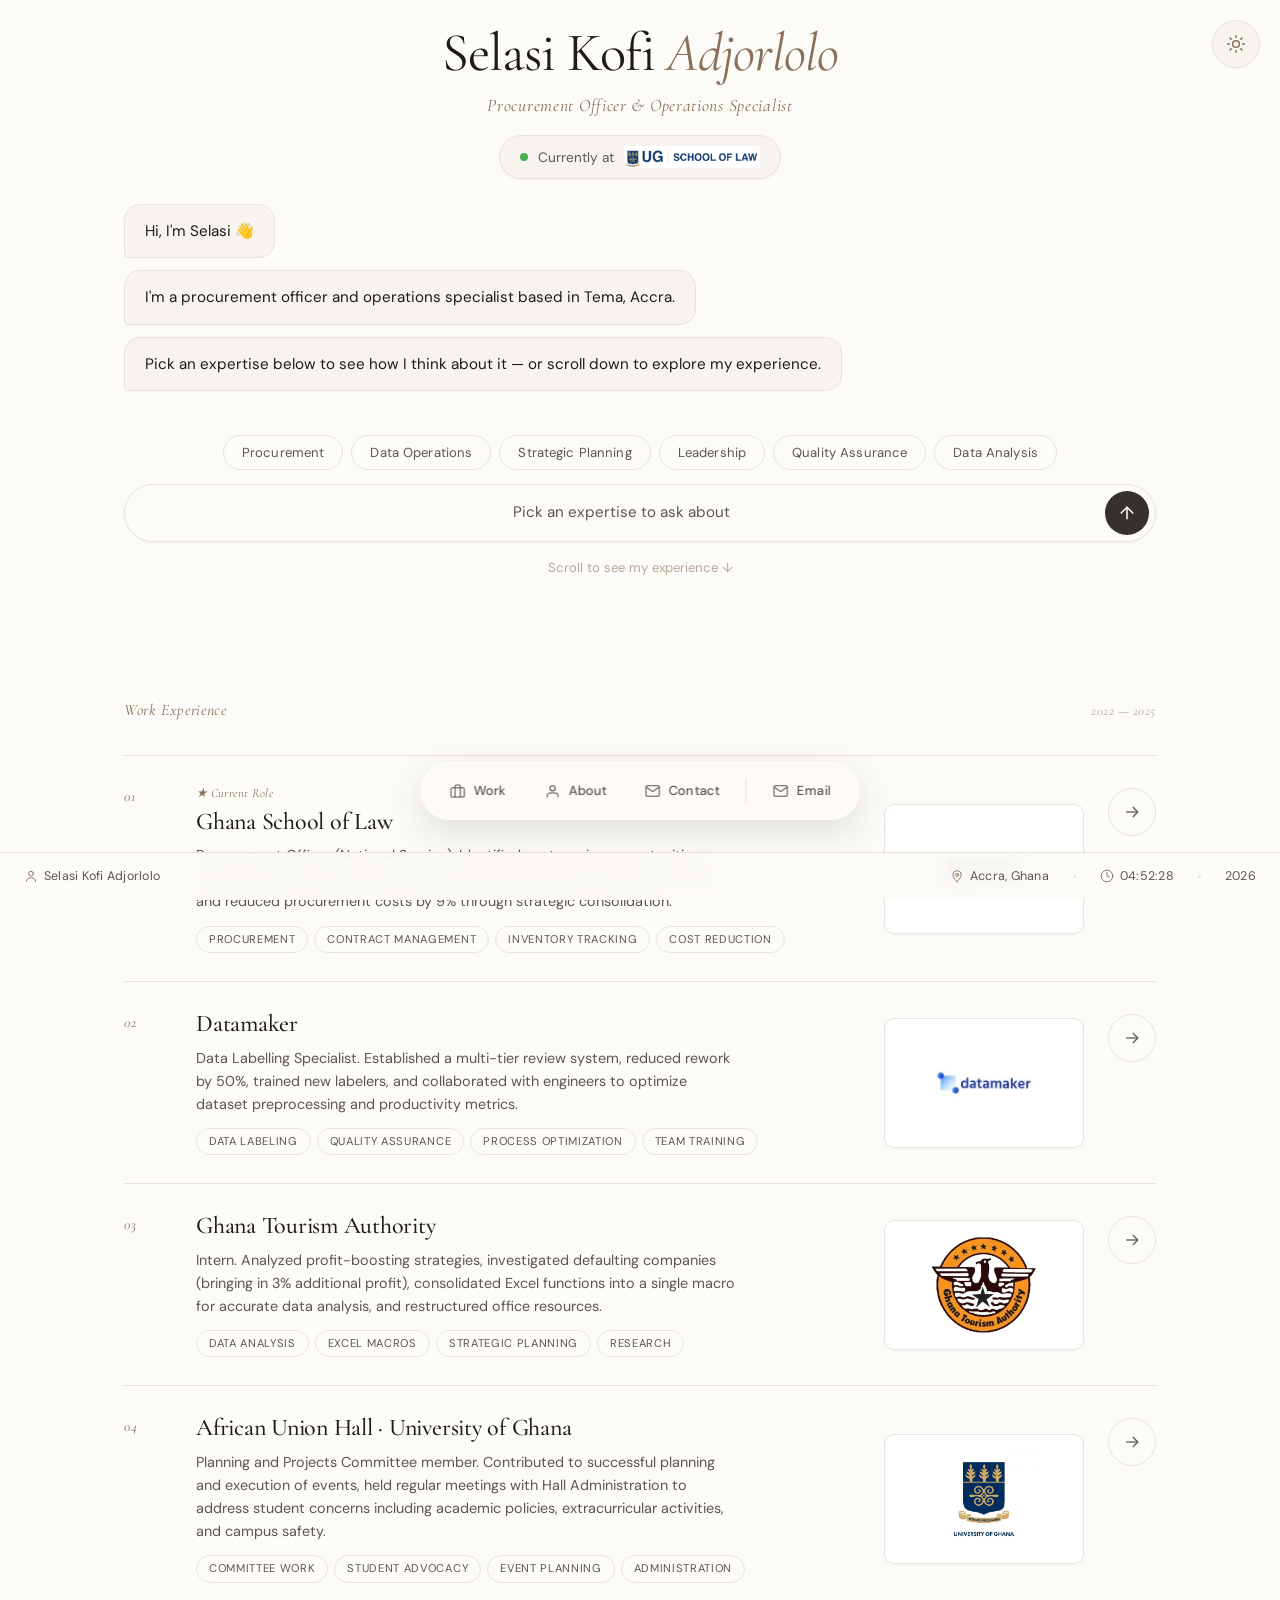
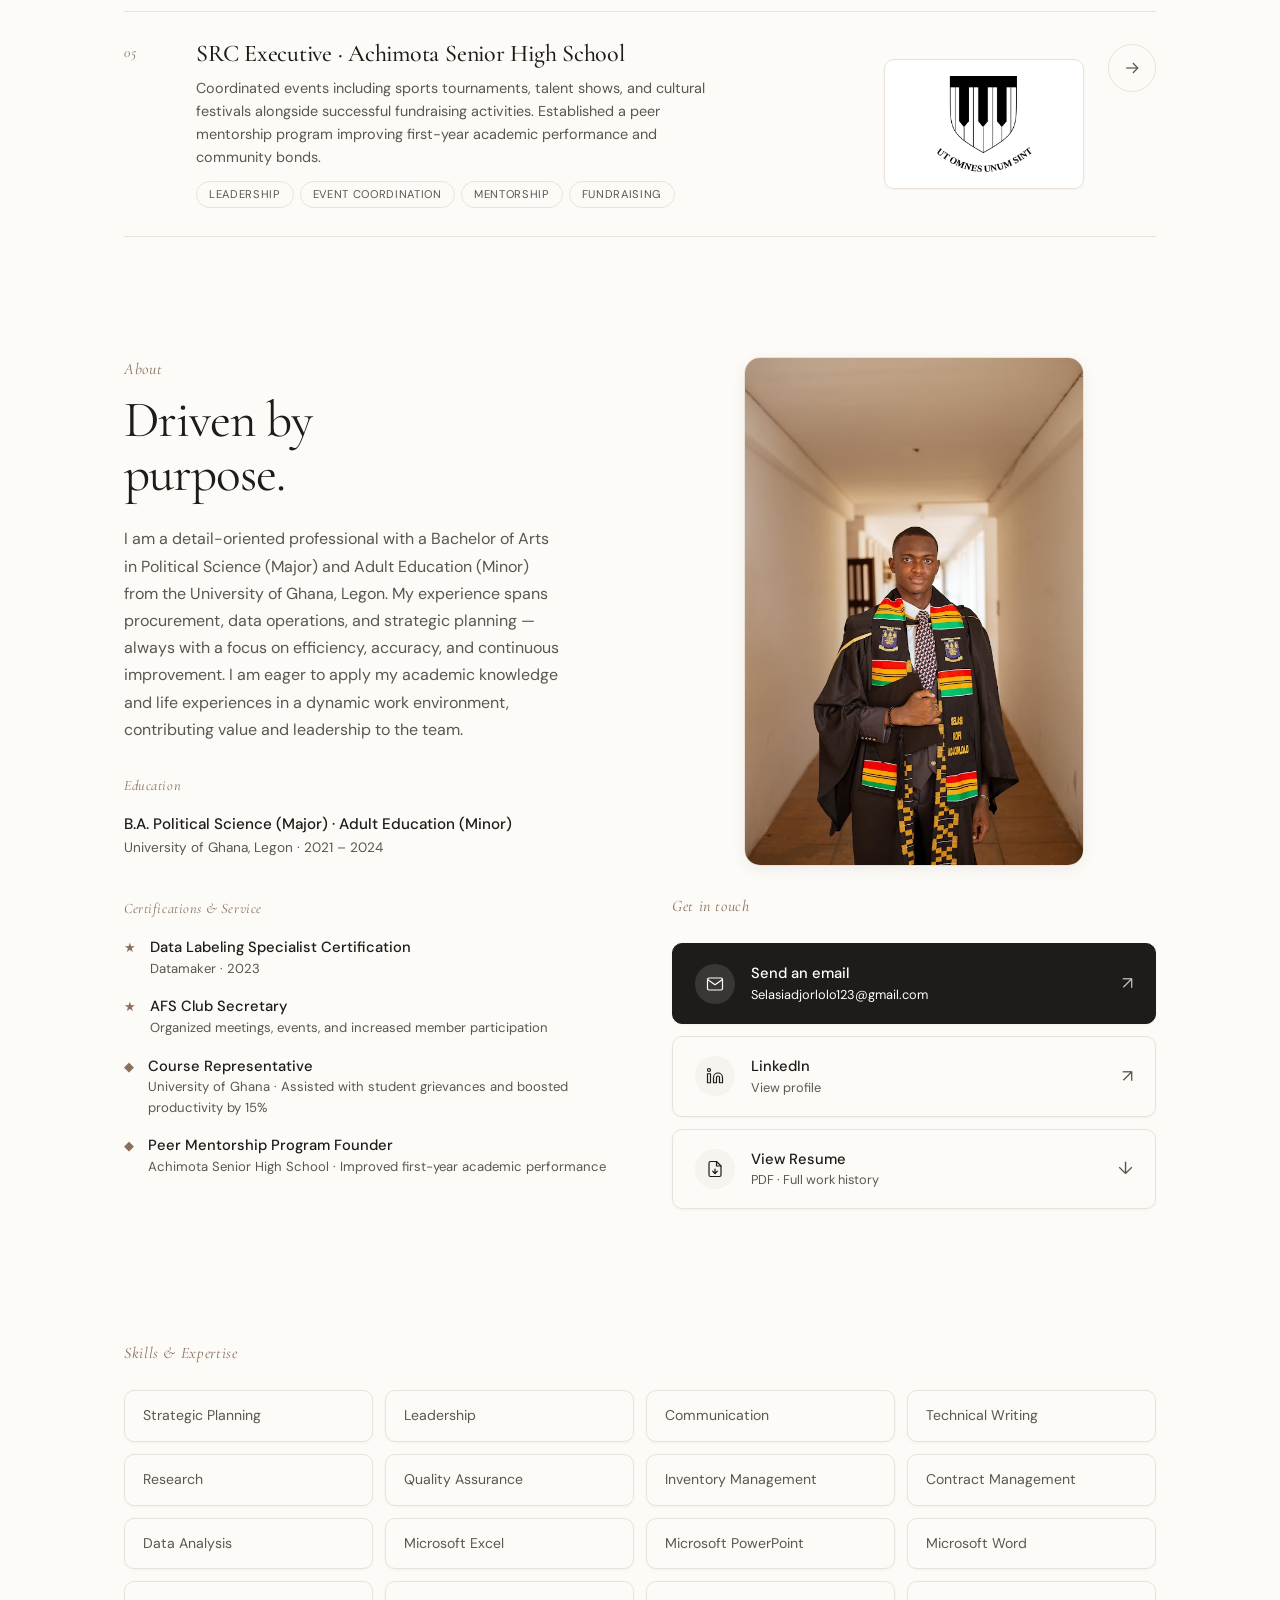
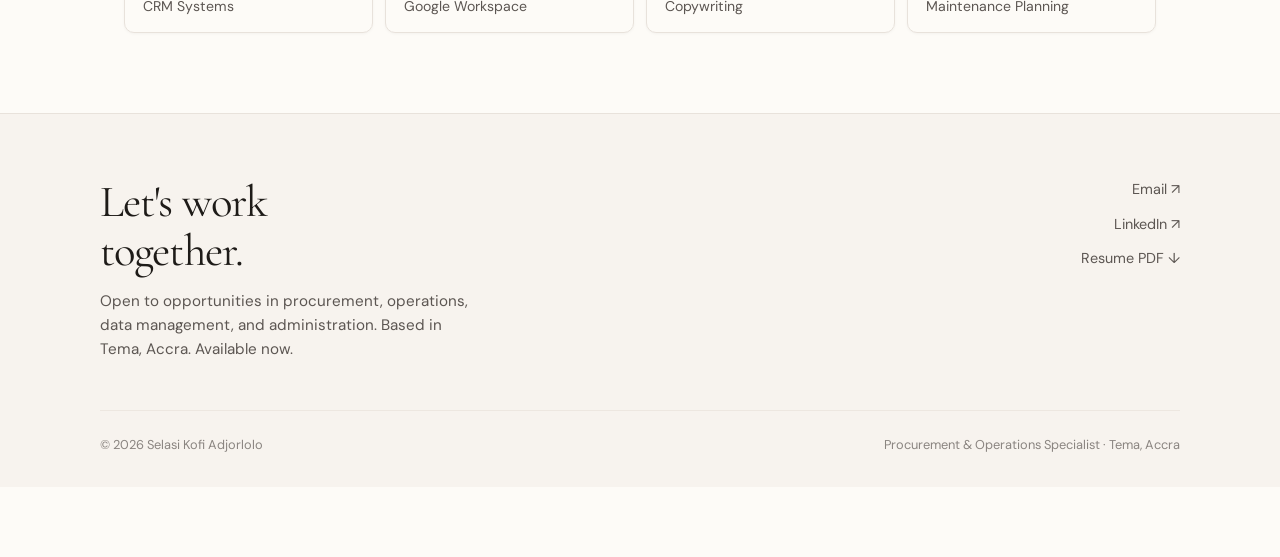
<file: selasi-portfolio/index.html>
<!DOCTYPE html>
<html lang="en">
<head google-site-verification: google188fd67c779a7bbb.html>
  <meta charset="UTF-8">
  <meta name="viewport" content="width=device-width, initial-scale=1.0">
  <title>Selasi Kofi Adjorlolo · Procurement & Operations Specialist</title>
  <meta name="description" content="Selasi Kofi Adjorlolo — Procurement officer, operations specialist, and data labelling expert. Based in Accra, Ghana.">

  <!-- Canonical URL — replace with your real deployed domain -->
  <link rel="canonical" href="https://selasi-portfolio.vercel.app/">

  <!-- Open Graph (Facebook, LinkedIn, WhatsApp, etc.) -->
  <meta property="og:type" content="website">
  <meta property="og:title" content="Selasi Kofi Adjorlolo · Procurement & Operations Specialist">
  <meta property="og:description" content="Procurement officer, operations specialist, and data labelling expert. Based in Accra, Ghana.">
  <meta property="og:url" content="https://selasi-portfolio.vercel.app/">
  <meta property="og:image" content="https://selasi-portfolio.vercel.app/assets/images/selasi-at-his-university-graduation.jpg">

  <!-- Twitter/X Card -->
  <meta name="twitter:card" content="summary_large_image">
  <meta name="twitter:title" content="Selasi Kofi Adjorlolo · Procurement & Operations Specialist">
  <meta name="twitter:description" content="Procurement officer, operations specialist, and data labelling expert. Based in Accra, Ghana.">
  <meta name="twitter:image" content="https://selasi-portfolio.vercel.app/assets/images/selasi-at-his-university-graduation.jpg">

  <link rel="preconnect" href="https://fonts.googleapis.com">
  <link rel="preconnect" href="https://fonts.gstatic.com" crossorigin>
  <link href="https://fonts.googleapis.com/css2?family=Cormorant+Garamond:ital,wght@0,300;0,400;0,500;0,600;1,300;1,400;1,500;1,600&family=DM+Sans:ital,opsz,wght@0,9..40,300;0,9..40,400;0,9..40,500;1,9..40,300&display=swap" rel="stylesheet">

  <link rel="stylesheet" href="style.css">

  <!-- Favicon / Tab Icon -->
  <link rel="icon" type="image/x-icon" href="assets/favicon/favicon.ico">
  <link rel="icon" type="image/png" sizes="32x32" href="assets/favicon/favicon-32.png">
  <link rel="icon" type="image/png" sizes="16x16" href="assets/favicon/favicon-16.png">
  <link rel="apple-touch-icon" sizes="180x180" href="assets/favicon/apple-touch-icon.png">
</head>
<body>

<!-- ══ DARK MODE TOGGLE ══════════════════════════════════════ -->
<button class="theme-toggle" id="themeToggle" aria-label="Toggle dark mode">
  <svg class="icon-sun" viewBox="0 0 24 24" fill="none"><circle cx="12" cy="12" r="4"/><path d="M12 2v2M12 20v2M4.93 4.93l1.41 1.41M17.66 17.66l1.41 1.41M2 12h2M20 12h2M4.93 19.07l1.41-1.41M17.66 6.34l1.41-1.41"/></svg>
  <svg class="icon-moon" viewBox="0 0 24 24" fill="none"><path d="M21 12.79A9 9 0 1 1 11.21 3 7 7 0 0 0 21 12.79z"/></svg>
</button>

<!-- ══ H1 INTRO + CURRENTLY BADGE ══════════════════════════ -->
<div class="intro-headline">
  <h1>Selasi Kofi <em>Adjorlolo</em></h1>
  <div class="subtitle">Procurement Officer & Operations Specialist</div>
  <div class="currently-badge">
    <span class="dot"></span>
    <span>Currently at</span>
    <img class="badge-logo" src="assets/images/ug-school-of-law.png" alt="UG School of Law">
  </div>
</div>

<!-- ══ HERO · CHAT INTERFACE ══════════════════════════════ -->
<div class="chat-shell">

  <div class="chat-window" id="chatWindow">
    <div class="chat-spacer"></div>
    <!-- Intro messages injected by JS -->
  </div>

  <div class="prompt-wrap">
    <div class="expertise-chips" id="expertiseChips"></div>
    <div class="prompt-bar">
      <div class="prompt-input">
        <span class="prompt-typed" id="promptTyped">Pick an expertise to ask about</span>
      </div>
      <div class="prompt-actions">
        <div class="send-btn" aria-hidden="true">
          <svg viewBox="0 0 24 24" fill="none">
            <line x1="12" y1="19" x2="12" y2="5"/>
            <polyline points="5,12 12,5 19,12"/>
          </svg>
        </div>
      </div>
    </div>
    <div class="prompt-hint">
      <a href="#work">Scroll to see my experience ↓</a>
    </div>
  </div>

</div>


<!-- ══ WORK EXPERIENCE ══════════════════════════════════════ -->
<section class="work-section" id="work">
  <div class="work-header">
    <div style="font-family: 'Cormorant Garamond', serif; font-style: italic; font-size: 1rem; font-weight: 400; letter-spacing: 0.04em; color: var(--accent);">Work Experience</div>
    <div style="font-family: 'Cormorant Garamond', serif; font-style: italic; font-size: 0.85rem; font-weight: 300; letter-spacing: 0.04em; color: var(--accent); opacity: 0.7;">2022 — 2025</div>
  </div>

  <a class='project-row reveal' href='#' data-project="Ghana School of Law">
    <span class="acc-num">01</span>
    <div class="acc-main">
      <div class="acc-winner">★ Current Role</div>
      <div class="acc-title">Ghana School of Law</div>
      <div class="acc-summary">Procurement Officer (National Service). Identified cost-saving opportunities, negotiated favorable supplier terms, implemented efficient inventory tracking, and reduced procurement costs by 9% through strategic consolidation.</div>
      <div class="acc-tags"><span class="tag">Procurement</span><span class="tag">Contract Management</span><span class="tag">Inventory Tracking</span><span class="tag">Cost Reduction</span></div>
    </div>
    <div class="acc-preview">
      <img src="assets/images/ghana-school-of-law-logo.jpg" alt="Ghana School of Law logo" />
    </div>
    <div class="acc-toggle"><svg viewBox="0 0 24 24" fill="none"><line x1="5" y1="12" x2="19" y2="12"/><polyline points="13,6 19,12 13,18"/></svg></div>
  </a>

  <a class='project-row reveal' href='#' data-project="Datamaker">
    <span class="acc-num">02</span>
    <div class="acc-main">
      <div class="acc-title">Datamaker</div>
      <div class="acc-summary">Data Labelling Specialist. Established a multi-tier review system, reduced rework by 50%, trained new labelers, and collaborated with engineers to optimize dataset preprocessing and productivity metrics.</div>
      <div class="acc-tags"><span class="tag">Data Labeling</span><span class="tag">Quality Assurance</span><span class="tag">Process Optimization</span><span class="tag">Team Training</span></div>
    </div>
    <div class="acc-preview">
      <img src="assets/images/datamaker-logo.webp" alt="Datamaker logo" />
    </div>
    <div class="acc-toggle"><svg viewBox="0 0 24 24" fill="none"><line x1="5" y1="12" x2="19" y2="12"/><polyline points="13,6 19,12 13,18"/></svg></div>
  </a>

  <a class='project-row reveal' href='#' data-project="Ghana Tourism Authority">
    <span class="acc-num">03</span>
    <div class="acc-main">
      <div class="acc-title">Ghana Tourism Authority</div>
      <div class="acc-summary">Intern. Analyzed profit-boosting strategies, investigated defaulting companies (bringing in 3% additional profit), consolidated Excel functions into a single macro for accurate data analysis, and restructured office resources.</div>
      <div class="acc-tags"><span class="tag">Data Analysis</span><span class="tag">Excel Macros</span><span class="tag">Strategic Planning</span><span class="tag">Research</span></div>
    </div>
    <div class="acc-preview">
      <img src="assets/images/ghana-tourism-authority-logo.jpg" alt="Ghana Tourism Authority logo" />
    </div>
    <div class="acc-toggle"><svg viewBox="0 0 24 24" fill="none"><line x1="5" y1="12" x2="19" y2="12"/><polyline points="13,6 19,12 13,18"/></svg></div>
  </a>

  <a class='project-row reveal' href='#' data-project="University of Ghana">
    <span class="acc-num">04</span>
    <div class="acc-main">
      <div class="acc-title">African Union Hall · University of Ghana</div>
      <div class="acc-summary">Planning and Projects Committee member. Contributed to successful planning and execution of events, held regular meetings with Hall Administration to address student concerns including academic policies, extracurricular activities, and campus safety.</div>
      <div class="acc-tags"><span class="tag">Committee Work</span><span class="tag">Student Advocacy</span><span class="tag">Event Planning</span><span class="tag">Administration</span></div>
    </div>
    <div class="acc-preview">
      <img src="assets/images/university-of-ghana-logo.jpg" alt="University of Ghana logo" />
    </div>
    <div class="acc-toggle"><svg viewBox="0 0 24 24" fill="none"><line x1="5" y1="12" x2="19" y2="12"/><polyline points="13,6 19,12 13,18"/></svg></div>
  </a>

  <a class='project-row reveal' href='#' data-project="SRC Executive">
    <span class="acc-num">05</span>
    <div class="acc-main">
      <div class="acc-title">SRC Executive · Achimota Senior High School</div>
      <div class="acc-summary">Coordinated events including sports tournaments, talent shows, and cultural festivals alongside successful fundraising activities. Established a peer mentorship program improving first-year academic performance and community bonds.</div>
      <div class="acc-tags"><span class="tag">Leadership</span><span class="tag">Event Coordination</span><span class="tag">Mentorship</span><span class="tag">Fundraising</span></div>
    </div>
    <div class="acc-preview">
      <img src="assets/images/achimota-senior-high-school.png" alt="Achimota Senior High School" />
    </div>
    <div class="acc-toggle"><svg viewBox="0 0 24 24" fill="none"><line x1="5" y1="12" x2="19" y2="12"/><polyline points="13,6 19,12 13,18"/></svg></div>
  </a>

</section>


<!-- ══ ABOUT ══════════════════════════════════════════════ -->
<section class="about-section" id="about">

  <div class="about-grad-photo" aria-hidden="false">
    <img src="assets/images/selasi-at-his-university-graduation.jpg" alt="Selasi at his university graduation">
  </div>

  <div class="about-left reveal">
    <div style="font-family: 'Cormorant Garamond', serif; font-style: italic; font-size: 1rem; font-weight: 400; letter-spacing: 0.04em; color: var(--accent);">About</div>
    <h2 class="about-heading" style="margin-top: 12px;">Driven by<br>purpose.</h2>
    <p class="about-text">I am a detail-oriented professional with a Bachelor of Arts in Political Science (Major) and Adult Education (Minor) from the University of Ghana, Legon. My experience spans procurement, data operations, and strategic planning — always with a focus on efficiency, accuracy, and continuous improvement. I am eager to apply my academic knowledge and life experiences in a dynamic work environment, contributing value and leadership to the team.</p>

    <div class="about-education">
      <div class="exp-section-label">Education</div>
      <div class="edu-item">
        <div class="edu-degree">B.A. Political Science (Major) · Adult Education (Minor)</div>
        <div class="edu-school">University of Ghana, Legon · 2021 – 2024</div>
      </div>
    </div>

    <div class="exp-section-label" style="margin-top: 40px;">Certifications & Service</div>
    <div class="about-award" style="margin-top: 12px;">
      <div class="award-icon">★</div>
      <div>
        <div class="award-title">Data Labeling Specialist Certification</div>
        <div class="award-sub">Datamaker · 2023</div>
      </div>
    </div>
    <div class="about-award">
      <div class="award-icon">★</div>
      <div>
        <div class="award-title">AFS Club Secretary</div>
        <div class="award-sub">Organized meetings, events, and increased member participation</div>
      </div>
    </div>
    <div class="about-award">
      <div class="award-icon">◆</div>
      <div>
        <div class="award-title">Course Representative</div>
        <div class="award-sub">University of Ghana · Assisted with student grievances and boosted productivity by 15%</div>
      </div>
    </div>
    <div class="about-award">
      <div class="award-icon">◆</div>
      <div>
        <div class="award-title">Peer Mentorship Program Founder</div>
        <div class="award-sub">Achimota Senior High School · Improved first-year academic performance</div>
      </div>
    </div>
  </div>

  <div class="about-right reveal">
    <div class="about-photo">
      <img src="assets/images/selasi-at-his-university-graduation.jpg" alt="Selasi Kofi Adjorlolo in graduation gown and kente stole" />
    </div>
    <div class="about-ctas">
      <div style="font-family: 'Cormorant Garamond', serif; font-style: italic; font-size: 1rem; font-weight: 400; letter-spacing: 0.04em; color: var(--accent); margin-bottom: 24px;">Get in touch</div>

      <a href="mailto:Selasiadjorlolo123@gmail.com" class="about-cta-btn primary">
        <div class="cta-icon">
          <svg viewBox="0 0 24 24" fill="none"><path d="M4 4h16c1.1 0 2 .9 2 2v12c0 1.1-.9 2-2 2H4c-1.1 0-2-.9-2-2V6c0-1.1.9-2 2-2z"/><polyline points="22,6 12,13 2,6"/></svg>
        </div>
        <div class="cta-text">
          <div class="cta-label">Send an email</div>
          <div class="cta-sub">Selasiadjorlolo123@gmail.com</div>
        </div>
        <div class="cta-arrow">↗</div>
      </a>

      <a href="https://www.linkedin.com/in/selasi-adjorlolo-abc123" target="_blank" class="about-cta-btn">
        <div class="cta-icon">
          <svg viewBox="0 0 24 24" fill="none"><path d="M16 8a6 6 0 0 1 6 6v7h-4v-7a2 2 0 0 0-2-2 2 2 0 0 0-2 2v7h-4v-7a6 6 0 0 1 6-6z"/><rect x="2" y="9" width="4" height="12"/><circle cx="4" cy="4" r="2"/></svg>
        </div>
        <div class="cta-text">
          <div class="cta-label">LinkedIn</div>
          <div class="cta-sub">View profile</div>
        </div>
        <div class="cta-arrow">↗</div>
      </a>

      <a href="assets/resume/Selasi%20Kofi%20Adjorlolo%20-%20Resume.pdf" target="_blank" class="about-cta-btn">
        <div class="cta-icon">
          <svg viewBox="0 0 24 24" fill="none"><path d="M14 2H6a2 2 0 0 0-2 2v16a2 2 0 0 0 2 2h12a2 2 0 0 0 2-2V8z"/><polyline points="14,2 14,8 20,8"/><line x1="12" y1="18" x2="12" y2="12"/><polyline points="9,15 12,18 15,15"/></svg>
        </div>
        <div class="cta-text">
          <div class="cta-label">View Resume</div>
          <div class="cta-sub">PDF · Full work history</div>
        </div>
        <div class="cta-arrow">↓</div>
      </a>
    </div>
  </div>

</section>


<!-- ══ SKILLS ══════════════════════════════════════════════ -->
<section class="skills-section reveal">
  <div style="font-family: 'Cormorant Garamond', serif; font-style: italic; font-size: 1rem; font-weight: 400; letter-spacing: 0.04em; color: var(--accent);">Skills & Expertise</div>
  <div class="skills-grid">
    <div class="skill-item">Strategic Planning</div>
    <div class="skill-item">Leadership</div>
    <div class="skill-item">Communication</div>
    <div class="skill-item">Technical Writing</div>
    <div class="skill-item">Research</div>
    <div class="skill-item">Quality Assurance</div>
    <div class="skill-item">Inventory Management</div>
    <div class="skill-item">Contract Management</div>
    <div class="skill-item">Data Analysis</div>
    <div class="skill-item">Microsoft Excel</div>
    <div class="skill-item">Microsoft PowerPoint</div>
    <div class="skill-item">Microsoft Word</div>
    <div class="skill-item">CRM Systems</div>
    <div class="skill-item">Google Workspace</div>
    <div class="skill-item">Copywriting</div>
    <div class="skill-item">Maintenance Planning</div>
  </div>
</section>


<!-- ══ FOOTER ══════════════════════════════════════════════ -->
<footer>
  <div class="footer-inner">
    <div class="footer-top">
      <div>
        <div class="footer-headline">Let's work<br>together.</div>
        <p class="footer-sub">Open to opportunities in procurement, operations, data management, and administration. Based in Tema, Accra. Available now.</p>
      </div>
      <div class="footer-links-col">
        <a href="mailto:Selasiadjorlolo123@gmail.com" class="footer-link">Email ↗</a>
        <a href="https://www.linkedin.com/in/selasi-adjorlolo-abc123" class="footer-link">LinkedIn ↗</a>
        <a href="assets/resume/Selasi%20Kofi%20Adjorlolo%20-%20Resume.pdf" target="_blank" class="footer-link">Resume PDF ↓</a>
      </div>
    </div>
    <div class="footer-bottom">
      <span>© 2026 Selasi Kofi Adjorlolo</span>
      <span>Procurement & Operations Specialist · Tema, Accra</span>
    </div>
  </div>
</footer>


<!-- ══ FLOATING DOCK ══════════════════════════════════════════ -->
<div class="dock" id="dock">
  <button class="dock-item" data-panel="work" id="dockWork">
    <svg viewBox="0 0 24 24" fill="none"><rect x="2" y="7" width="20" height="14" rx="2"/><path d="M16 21V5a2 2 0 0 0-2-2h-4a2 2 0 0 0-2 2v16"/></svg>
    Work
  </button>
  <button class="dock-item" data-panel="about" id="dockAbout">
    <svg viewBox="0 0 24 24" fill="none"><circle cx="12" cy="8" r="4"/><path d="M20 21v-2a4 4 0 0 0-4-4H8a4 4 0 0 0-4 4v2"/></svg>
    About
  </button>
  <button class="dock-item" data-panel="contact" id="dockContact">
    <svg viewBox="0 0 24 24" fill="none"><path d="M4 4h16c1.1 0 2 .9 2 2v12c0 1.1-.9 2-2 2H4c-1.1 0-2-.9-2-2V6c0-1.1.9-2 2-2z"/><polyline points="22,6 12,13 2,6"/></svg>
    Contact
  </button>
  <div class="dock-divider"></div>
  <a href="mailto:Selasiadjorlolo123@gmail.com" class="dock-item" style="text-decoration:none;">
    <svg viewBox="0 0 24 24" fill="none"><path d="M4 4h16c1.1 0 2 .9 2 2v12c0 1.1-.9 2-2 2H4c-1.1 0-2-.9-2-2V6c0-1.1.9-2 2-2z"/><polyline points="22,6 12,13 2,6"/></svg>
    Email
  </a>
</div>

<!-- ══ DOCK PANELS ══════════════════════════════════════════ -->
<div class="dock-panel" id="panelWork">
  <button class="panel-close" data-close="panelWork">✕</button>
  <h3>Work Experience</h3>
  <div class="project-list">
    <div class="project-item" data-project="Ghana School of Law">
      <div class="pi-icon">★</div>
      <div class="pi-text">
        <div class="pi-title">Ghana School of Law</div>
        <div class="pi-sub">Procurement Officer · 2024–2025</div>
      </div>
    </div>
    <div class="project-item" data-project="Datamaker">
      <div class="pi-icon">◆</div>
      <div class="pi-text">
        <div class="pi-title">Datamaker</div>
        <div class="pi-sub">Data Labelling Specialist · 2023–2024</div>
      </div>
    </div>
    <div class="project-item" data-project="Ghana Tourism Authority">
      <div class="pi-icon">◆</div>
      <div class="pi-text">
        <div class="pi-title">Ghana Tourism Authority</div>
        <div class="pi-sub">Intern · 2022</div>
      </div>
    </div>
    <div class="project-item" data-project="University of Ghana">
      <div class="pi-icon">◆</div>
      <div class="pi-text">
        <div class="pi-title">African Union Hall</div>
        <div class="pi-sub">Planning Committee · University of Ghana</div>
      </div>
    </div>
    <div class="project-item" data-project="SRC Executive">
      <div class="pi-icon">◆</div>
      <div class="pi-text">
        <div class="pi-title">SRC Executive</div>
        <div class="pi-sub">Achimota Senior High School · 2019–2020</div>
      </div>
    </div>
  </div>
</div>

<div class="dock-panel" id="panelAbout">
  <button class="panel-close" data-close="panelAbout">✕</button>
  <h3>About Me</h3>
  <div class="about-content">
    <p>I am a detail-oriented professional with a Bachelor of Arts in Political Science (Major) and Adult Education (Minor) from the University of Ghana, Legon. My experience spans procurement, data operations, and strategic planning — always with a focus on efficiency, accuracy, and continuous improvement.</p>
    <p>I am eager to apply my academic knowledge and life experiences in a dynamic work environment, contributing value and leadership to the team.</p>
    <div class="contact-line">
      <svg viewBox="0 0 24 24" fill="none"><path d="M21 10c0 7-9 13-9 13s-9-6-9-13a9 9 0 0 1 18 0z"/><circle cx="12" cy="10" r="3"/></svg>
      Tema, Accra, Ghana
    </div>
    <div class="contact-line">
      <svg viewBox="0 0 24 24" fill="none"><path d="M4 4h16c1.1 0 2 .9 2 2v12c0 1.1-.9 2-2 2H4c-1.1 0-2-.9-2-2V6c0-1.1.9-2 2-2z"/><polyline points="22,6 12,13 2,6"/></svg>
      Selasiadjorlolo123@gmail.com
    </div>
  </div>
</div>

<div class="dock-panel" id="panelContact">
  <button class="panel-close" data-close="panelContact">✕</button>
  <h3>Get in Touch</h3>
  <div class="about-content">
    <p>I'm open to opportunities in procurement, operations, data management, and administration. Based in Tema, Accra. Available now.</p>
    <a href="https://www.linkedin.com/in/selasi-adjorlolo-abc123" target="_blank" class="about-cta-btn primary" style="margin-top:8px;">
      <div class="cta-icon">
        <svg viewBox="0 0 24 24" fill="none"><path d="M16 8a6 6 0 0 1 6 6v7h-4v-7a2 2 0 0 0-2-2 2 2 0 0 0-2 2v7h-4v-7a6 6 0 0 1 6-6z"/><rect x="2" y="9" width="4" height="12"/><circle cx="4" cy="4" r="2"/></svg>
      </div>
      <div class="cta-text">
        <div class="cta-label">LinkedIn</div>
        <div class="cta-sub">View profile</div>
      </div>
      <div class="cta-arrow">↗</div>
    </a>
  </div>
</div>

<!-- ══ PROJECT MODAL ══════════════════════════════════════════ -->
<div class="modal-overlay" id="projectModal">
  <div class="modal-content">
    <button class="modal-close" id="modalClose">✕</button>
    <h2 id="modalTitle">Project Title</h2>
    <div class="modal-sub" id="modalSub">Role · Year</div>
    <div class="modal-body" id="modalBody">Project description goes here.</div>
    <div class="modal-tags" id="modalTags"></div>
  </div>
</div>

<!-- ══ BOTTOM BAR ══════════════════════════════════════════ -->
<div class="bottom-bar">
  <div class="bb-desktop">
    <div class="bb-group">
      <div class="bb-item">
        <svg viewBox="0 0 24 24" fill="none"><circle cx="12" cy="8" r="4"/><path d="M4 21c0-4 4-6 8-6s8 2 8 6"/></svg>
        Selasi Kofi Adjorlolo
      </div>
    </div>
    <div class="bb-group">
      <div class="bb-item">
        <svg viewBox="0 0 24 24" fill="none"><path d="M12 22s7-7.58 7-12a7 7 0 1 0-14 0c0 4.42 7 12 7 12z"/><circle cx="12" cy="10" r="2.5"/></svg>
        Accra, Ghana
      </div>
      <div class="bb-dot"></div>
      <div class="bb-item">
        <svg viewBox="0 0 24 24" fill="none"><circle cx="12" cy="12" r="10"/><polyline points="12,6 12,12 16,14"/></svg>
        <span id="bbClock">--:--:--</span>
      </div>
      <div class="bb-dot"></div>
      <div class="bb-item">
        <span id="bbYear">2026</span>
      </div>
    </div>
  </div>

  <div class="bb-mobile-nav">
    <button class="bb-nav-item" data-panel="work" id="bbNavWork">
      <svg viewBox="0 0 24 24" fill="none"><rect x="2" y="7" width="20" height="14" rx="2"/><path d="M16 21V5a2 2 0 0 0-2-2h-4a2 2 0 0 0-2 2v16"/></svg>
      Work
    </button>
    <button class="bb-nav-item" data-panel="about" id="bbNavAbout">
      <svg viewBox="0 0 24 24" fill="none"><circle cx="12" cy="8" r="4"/><path d="M20 21v-2a4 4 0 0 0-4-4H8a4 4 0 0 0-4 4v2"/></svg>
      About
    </button>
    <button class="bb-nav-item" data-panel="contact" id="bbNavContact">
      <svg viewBox="0 0 24 24" fill="none"><path d="M4 4h16c1.1 0 2 .9 2 2v12c0 1.1-.9 2-2 2H4c-1.1 0-2-.9-2-2V6c0-1.1.9-2 2-2z"/><polyline points="22,6 12,13 2,6"/></svg>
      Contact
    </button>
    <a href="mailto:Selasiadjorlolo123@gmail.com" class="bb-nav-item" style="text-decoration:none;">
      <svg viewBox="0 0 24 24" fill="none"><path d="M4 4h16c1.1 0 2 .9 2 2v12c0 1.1-.9 2-2 2H4c-1.1 0-2-.9-2-2V6c0-1.1.9-2 2-2z"/><polyline points="22,6 12,13 2,6"/></svg>
      Email
    </a>
  </div>
</div>


<script src="script.js"></script>

</body>
</html>
</file>
<file: selasi-portfolio/style.css>
/* ===== RESET & GLOBAL ===== */
    * {
      margin: 0;
      padding: 0;
      box-sizing: border-box;
    }

    :root {
      --bg: #FDFBF7;
      --surface: #F7F3EE;
      --text-primary: #1E1B18;
      --text-secondary: #5C5652;
      --accent: #8B6F5C;
      --accent-light: #B8A190;
      --border: #E8E2DB;
      --shadow-sm: 0 1px 3px rgba(0,0,0,0.04);
      --shadow-md: 0 4px 16px rgba(0,0,0,0.06);
      --shadow-lg: 0 12px 40px rgba(0,0,0,0.12);
      --radius: 16px;
      --radius-sm: 10px;
      --font-serif: 'Cormorant Garamond', serif;
      --font-sans: 'DM Sans', sans-serif;
      --dock-bg: rgba(253, 251, 247, 0.55);
    }

    body[data-theme="dark"] {
      --bg: #0B0B0A;
      --surface: #17140D;
      --text-primary: #F4E9D8;
      --text-secondary: #C9B896;
      --accent: #D4AF37;
      --accent-light: #E8CD6E;
      --border: #3A331F;
      --shadow-sm: 0 1px 3px rgba(0,0,0,0.4);
      --shadow-md: 0 4px 16px rgba(0,0,0,0.5);
      --shadow-lg: 0 12px 40px rgba(0,0,0,0.6);
    }

    body[data-theme="dark"] .dock-item,
    body[data-theme="dark"] .dock-item svg {
      color: #000;
      stroke: #000;
    }

    body[data-theme="dark"] .dock-item:hover {
      background: rgba(212,175,55,0.35);
      color: #000;
    }

    body[data-theme="dark"] .dock-item:hover svg {
      stroke: #000;
    }

    body[data-theme="dark"] .send-btn,
    body[data-theme="dark"] .chip.active,
    body[data-theme="dark"] .dock-item.active,
    body[data-theme="dark"] .msg--user {
      background: var(--accent);
      color: #0B0B0A;
    }

    body[data-theme="dark"] .send-btn svg {
      stroke: #0B0B0A;
    }

    body[data-theme="dark"] .about-cta-btn.primary {
      background: var(--accent);
      border-color: var(--accent);
    }

    body[data-theme="dark"] .about-cta-btn.primary .cta-label,
    body[data-theme="dark"] .about-cta-btn.primary .cta-sub {
      color: #0B0B0A;
    }

    body[data-theme="dark"] .about-cta-btn.primary .cta-icon svg {
      stroke: #0B0B0A;
    }

    body[data-theme="dark"] .about-cta-btn.primary .cta-arrow {
      color: rgba(11,11,10,0.7);
    }

    body[data-theme="dark"] .project-row:hover .acc-toggle,
    body[data-theme="dark"] .dock-item.active {
      background: var(--accent);
      border-color: var(--accent);
    }

    body[data-theme="dark"] .project-row:hover .acc-toggle svg {
      stroke: #0B0B0A;
    }

    body[data-theme="dark"] .acc-preview {
      background: var(--surface);
    }

    body[data-theme="dark"] .dock-panel {
      background: rgba(11, 11, 10, 0.97);
      border-color: var(--border);
    }

    html {
      scroll-behavior: smooth;
    }

    body {
      font-family: var(--font-sans);
      background: var(--bg);
      color: var(--text-primary);
      line-height: 1.55;
      -webkit-font-smoothing: antialiased;
      overflow-x: hidden;
      padding-bottom: 70px; /* Space for BottomBar */
      transition: background 0.35s ease, color 0.35s ease;
    }

    /* ===== DARK MODE TOGGLE ===== */
    .theme-toggle {
      position: fixed;
      top: 20px;
      right: 20px;
      width: 48px;
      height: 48px;
      border-radius: 50%;
      border: 1px solid var(--border);
      background: var(--surface);
      display: flex;
      align-items: center;
      justify-content: center;
      cursor: pointer;
      box-shadow: var(--shadow-sm);
      z-index: 1001;
      transition: all 0.25s ease;
    }

    .theme-toggle:hover {
      border-color: var(--accent-light);
      box-shadow: var(--shadow-md);
      transform: translateY(-2px);
    }

    .theme-toggle svg {
      width: 20px;
      height: 20px;
      stroke: var(--accent);
      stroke-width: 1.8;
      fill: none;
      stroke-linecap: round;
      stroke-linejoin: round;
    }

    .theme-toggle .icon-moon {
      display: none;
    }

    body[data-theme="dark"] .theme-toggle .icon-sun {
      display: none;
    }

    body[data-theme="dark"] .theme-toggle .icon-moon {
      display: block;
    }

    @media (max-width: 640px) {
      .theme-toggle {
        top: 12px;
        right: 12px;
        width: 40px;
        height: 40px;
      }

      .theme-toggle svg {
        width: 17px;
        height: 17px;
      }
    }

    img, video {
      max-width: 100%;
      display: block;
    }

    a {
      text-decoration: none;
      color: inherit;
    }

    /* ===== H1 INTRO HEADLINE ===== */
    .intro-headline {
      max-width: 1080px;
      margin: 0 auto;
      padding: 24px 24px 0;
      animation: fadeUp 0.6s ease both;
      text-align: center;
    }

    .intro-headline h1 {
      font-family: var(--font-serif);
      font-size: clamp(2rem, 5vw, 3.4rem);
      font-weight: 400;
      line-height: 1.1;
      letter-spacing: -0.02em;
      color: var(--text-primary);
      margin-bottom: 8px;
    }

    .intro-headline h1 em {
      font-style: italic;
      color: var(--accent);
    }

    .intro-headline .subtitle {
      font-family: var(--font-serif);
      font-style: italic;
      font-size: 1.1rem;
      color: var(--accent);
      letter-spacing: 0.04em;
    }

    /* ===== CURRENTLY BADGE ===== */
    .currently-badge {
      display: inline-flex;
      align-items: center;
      gap: 10px;
      padding: 10px 20px;
      border-radius: 100px;
      border: 1px solid var(--border);
      background: var(--surface);
      font-size: 0.85rem;
      color: var(--text-secondary);
      box-shadow: var(--shadow-sm);
      margin: 16px auto 0;
      transition: all 0.25s;
    }

    .currently-badge:hover {
      border-color: var(--accent-light);
      box-shadow: var(--shadow-md);
    }

    .currently-badge .dot {
      width: 8px;
      height: 8px;
      border-radius: 50%;
      background: #4CAF50;
      animation: pulse 2s infinite;
    }

    .currently-badge .badge-logo {
      height: 22px;
      width: auto;
      display: block;
    }

    @keyframes pulse {
      0%, 100% { opacity: 1; }
      50% { opacity: 0.4; }
    }

    /* ===== CHAT SHELL ===== */
    .chat-shell {
      max-width: 1080px;
      margin: 0 auto;
      padding: 0 24px;
      display: flex;
      flex-direction: column;
    }

    .chat-topbar {
      display: flex;
      align-items: center;
      justify-content: space-between;
      padding: 12px 0 24px;
      flex-shrink: 0;
    }

    .topbar-wordmark {
      display: inline-flex;
      align-items: center;
      gap: 7px;
      color: var(--accent);
      font-family: var(--font-serif);
      font-style: italic;
      font-weight: 400;
      letter-spacing: 0.04em;
      font-size: 1.1rem;
      transition: opacity 0.2s;
    }

    .topbar-wordmark:hover {
      opacity: 0.7;
    }

    .chat-nav {
      display: flex;
      align-items: center;
      gap: 18px;
      font-size: 0.85rem;
      font-family: var(--font-sans);
      font-weight: 400;
      color: var(--text-secondary);
      letter-spacing: 0.01em;
    }

    .chat-nav a {
      transition: color 0.2s;
    }

    .chat-nav a:hover {
      color: var(--accent);
    }

    .nav-divider {
      width: 1px;
      height: 14px;
      background: var(--border);
    }

    /* ===== CHAT WINDOW ===== */
    .chat-window {
      display: flex;
      flex-direction: column;
      justify-content: flex-end;
      padding: 0 0 16px;
      min-height: 240px;
    }

    .chat-spacer {
      flex: 1;
    }

    /* ===== MESSAGE BUBBLES ===== */
    .msg {
      max-width: 75%;
      padding: 14px 20px;
      border-radius: var(--radius);
      font-size: 0.95rem;
      line-height: 1.6;
      margin-bottom: 12px;
      animation: fadeUp 0.45s ease both;
    }

    .msg--user {
      align-self: flex-end;
      background: var(--text-primary);
      color: #fff;
      border-bottom-right-radius: 4px;
    }

    .msg--bot {
      align-self: flex-start;
      background: var(--surface);
      color: var(--text-primary);
      border-bottom-left-radius: 4px;
      border: 1px solid var(--border);
    }

    .msg--bot strong {
      color: var(--accent);
    }

    .msg--bot em {
      font-family: var(--font-serif);
      font-style: italic;
      color: var(--accent);
    }

    @keyframes fadeUp {
      0% { opacity: 0; transform: translateY(12px); }
      100% { opacity: 1; transform: translateY(0); }
    }

    /* ===== PROMPT BAR ===== */
    .prompt-wrap {
      flex-shrink: 0;
      padding: 16px 0 40px;
    }

    .expertise-chips {
      display: flex;
      flex-wrap: wrap;
      gap: 8px;
      margin-bottom: 14px;
      justify-content: center;
    }

    .chip {
      padding: 8px 18px;
      border-radius: 100px;
      border: 1px solid var(--border);
      background: var(--bg);
      font-family: var(--font-sans);
      font-size: 0.82rem;
      font-weight: 400;
      color: var(--text-secondary);
      cursor: pointer;
      transition: all 0.2s ease;
      letter-spacing: 0.01em;
    }

    .chip:hover {
      border-color: var(--accent);
      color: var(--accent);
      background: var(--surface);
    }

    .chip.active {
      background: var(--text-primary);
      color: #fff;
      border-color: var(--text-primary);
    }

    .prompt-bar {
      display: flex;
      align-items: center;
      gap: 12px;
      background: var(--bg);
      border: 1px solid var(--border);
      border-radius: 100px;
      padding: 6px 6px 6px 24px;
      transition: border-color 0.2s, box-shadow 0.2s;
      box-shadow: var(--shadow-sm);
    }

    .prompt-bar:focus-within {
      border-color: var(--accent-light);
      box-shadow: var(--shadow-md);
    }

    .prompt-input {
      flex: 1;
      padding: 10px 0;
      font-size: 0.95rem;
      color: var(--text-secondary);
      font-family: var(--font-sans);
      text-align: center;
    }

    .prompt-typed {
      transition: opacity 0.2s;
    }

    .prompt-actions {
      display: flex;
      gap: 4px;
    }

    .send-btn {
      width: 44px;
      height: 44px;
      border-radius: 50%;
      background: var(--text-primary);
      display: flex;
      align-items: center;
      justify-content: center;
      flex-shrink: 0;
      cursor: default;
      opacity: 0.9;
    }

    .send-btn svg {
      width: 20px;
      height: 20px;
      stroke: #fff;
      stroke-width: 1.8;
      stroke-linecap: round;
      stroke-linejoin: round;
      fill: none;
    }

    .prompt-hint {
      text-align: center;
      margin-top: 16px;
      font-size: 0.82rem;
      color: var(--text-secondary);
      opacity: 0.6;
    }

    .prompt-hint a {
      color: var(--accent);
      border-bottom: 1px solid transparent;
      transition: border-color 0.2s;
    }

    .prompt-hint a:hover {
      border-bottom-color: var(--accent);
    }

    /* ===== WORK SECTION ===== */
    .work-section {
      max-width: 1080px;
      margin: 0 auto;
      padding: 80px 24px 40px;
      width: 100%;
      scroll-margin-top: 80px;
    }

    .work-header {
      margin-bottom: 32px;
      display: flex;
      align-items: baseline;
      justify-content: space-between;
      gap: 16px;
      flex-wrap: wrap;
    }

    /* ===== EXPERIENCE ROWS ===== */
    .project-row {
      display: grid;
      grid-template-columns: 48px 1fr 200px 48px;
      gap: 24px;
      align-items: center;
      padding: 28px 0;
      border-top: 1px solid var(--border);
      transition: background 0.25s, transform 0.25s;
      cursor: pointer;
      position: relative;
    }

    .project-row:last-of-type {
      border-bottom: 1px solid var(--border);
    }

    .project-row:hover {
      background: rgba(255,255,255,0.5);
      transform: scale(1.005);
    }

    .acc-num {
      font-family: var(--font-serif);
      font-style: italic;
      font-size: 0.9rem;
      color: var(--accent);
      font-weight: 400;
      letter-spacing: 0.04em;
      align-self: start;
      padding-top: 2px;
    }

    .acc-main {
      min-width: 0;
    }

    .acc-winner {
      font-family: var(--font-serif);
      font-style: italic;
      font-size: 0.78rem;
      color: var(--accent);
      margin-bottom: 4px;
      letter-spacing: 0.03em;
    }

    .acc-title {
      font-family: var(--font-serif);
      font-size: 1.5rem;
      font-weight: 500;
      letter-spacing: -0.01em;
      margin-bottom: 8px;
      line-height: 1.2;
    }

    .acc-summary {
      font-size: 0.9rem;
      color: var(--text-secondary);
      line-height: 1.6;
      max-width: 540px;
      margin-bottom: 12px;
    }

    .acc-tags {
      display: flex;
      flex-wrap: wrap;
      gap: 6px;
    }

    .tag {
      font-size: 0.7rem;
      text-transform: uppercase;
      letter-spacing: 0.06em;
      padding: 4px 12px;
      border-radius: 100px;
      border: 1px solid var(--border);
      color: var(--text-secondary);
      font-weight: 400;
      background: var(--bg);
    }

    .acc-preview {
      width: 200px;
      height: 130px;
      border-radius: var(--radius-sm);
      overflow: hidden;
      position: relative;
      background: #fff;
      display: flex;
      align-items: center;
      justify-content: center;
      border: 1px solid var(--border);
      box-shadow: var(--shadow-sm);
      padding: 16px;
    }

    .acc-preview img {
      max-width: 100%;
      max-height: 100%;
      width: auto;
      height: auto;
      object-fit: contain;
      display: block;
    }

    .acc-toggle {
      display: flex;
      align-items: center;
      justify-content: center;
      width: 48px;
      height: 48px;
      border-radius: 50%;
      border: 1px solid var(--border);
      transition: all 0.25s;
      align-self: start;
      margin-top: 4px;
    }

    .project-row:hover .acc-toggle {
      background: var(--text-primary);
      border-color: var(--text-primary);
    }

    .acc-toggle svg {
      width: 20px;
      height: 20px;
      stroke: var(--text-secondary);
      stroke-width: 1.5;
      fill: none;
      transition: stroke 0.25s;
    }

    .project-row:hover .acc-toggle svg {
      stroke: #fff;
    }

    /* ===== ABOUT SECTION WITH STICKY SIDEBAR ===== */
    .about-section {
      max-width: 1080px;
      margin: 0 auto;
      padding: 80px 24px 80px;
      display: grid;
      grid-template-columns: 1fr 1fr;
      gap: 64px;
      align-items: start;
      scroll-margin-top: 80px;
      position: relative;
    }

    /* Graduation photo, tucked into the negative space to the right of the
       about section's content column. Only shown once there is genuinely
       room for it beside the column, so it never overlaps or gets clipped. */
    .about-grad-photo {
      display: none;
    }

    @media (min-width: 1560px) {
      .about-grad-photo {
        display: block;
        position: absolute;
        top: 50%;
        left: calc(100% + 56px);
        transform: translateY(-50%);
        width: 230px;
        border-radius: var(--radius);
        border: 1px solid var(--border);
        box-shadow: var(--shadow-lg);
        background: var(--surface);
        padding: 8px;
        transition: border-color 0.35s ease, box-shadow 0.3s ease;
      }

      /* No cropping: height is auto so the entire photo (full body,
         head to feet) is always shown at its natural aspect ratio. */
      .about-grad-photo img {
        width: 100%;
        height: auto;
        display: block;
        object-fit: contain;
        border-radius: calc(var(--radius) - 6px);
      }
    }

    .about-right {
      position: sticky;
      top: 100px;
      align-self: start;
    }

    .about-photo {
      border-radius: var(--radius);
      overflow: hidden;
      border: 1px solid var(--border);
      box-shadow: var(--shadow-md);
      margin-bottom: 28px;
      max-width: 340px;
      margin-left: auto;
      margin-right: auto;
      transition: border-color 0.35s ease, box-shadow 0.3s ease;
    }

    .about-photo img {
      width: 100%;
      height: auto;
      aspect-ratio: 587 / 881;
      object-fit: cover;
      object-position: center top;
      display: block;
    }

    @media (max-width: 900px) {
      .about-photo {
        max-width: 300px;
      }
    }

    .about-heading {
      font-family: var(--font-serif);
      font-size: 3.2rem;
      font-weight: 400;
      line-height: 1.05;
      letter-spacing: -0.02em;
      margin-bottom: 24px;
    }

    .about-text {
      font-size: 1rem;
      color: var(--text-secondary);
      line-height: 1.7;
      margin-bottom: 32px;
      max-width: 440px;
    }

    .about-education {
      margin-bottom: 8px;
    }

    .exp-section-label {
      font-family: var(--font-serif);
      font-style: italic;
      font-size: 0.9rem;
      color: var(--accent);
      letter-spacing: 0.04em;
      margin-bottom: 16px;
    }

    .edu-item {
      margin-bottom: 16px;
    }

    .edu-degree {
      font-size: 0.95rem;
      font-weight: 500;
      color: var(--text-primary);
    }

    .edu-school {
      font-size: 0.85rem;
      color: var(--text-secondary);
    }

    .about-award {
      display: flex;
      gap: 14px;
      align-items: flex-start;
      margin-bottom: 16px;
    }

    .award-icon {
      font-size: 0.8rem;
      color: var(--accent);
      margin-top: 2px;
      flex-shrink: 0;
    }

    .award-title {
      font-size: 0.92rem;
      font-weight: 500;
      color: var(--text-primary);
    }

    .award-sub {
      font-size: 0.82rem;
      color: var(--text-secondary);
    }

    /* ===== ABOUT CTAs ===== */
    .about-ctas {
      width: 100%;
    }

    .about-cta-btn {
      display: flex;
      align-items: center;
      gap: 16px;
      padding: 18px 22px;
      border-radius: var(--radius-sm);
      border: 1px solid var(--border);
      background: var(--bg);
      margin-bottom: 12px;
      transition: all 0.25s;
      box-shadow: var(--shadow-sm);
    }

    .about-cta-btn:hover {
      border-color: var(--accent-light);
      box-shadow: var(--shadow-md);
      transform: translateY(-2px);
    }

    .about-cta-btn.primary {
      background: var(--text-primary);
      color: #fff;
      border-color: var(--text-primary);
    }

    .about-cta-btn.primary .cta-label,
    .about-cta-btn.primary .cta-sub {
      color: #fff;
    }

    .about-cta-btn.primary .cta-icon svg {
      stroke: #fff;
    }

    .about-cta-btn.primary .cta-arrow {
      color: rgba(255,255,255,0.7);
    }

    .cta-icon {
      width: 40px;
      height: 40px;
      border-radius: 50%;
      background: var(--surface);
      display: flex;
      align-items: center;
      justify-content: center;
      flex-shrink: 0;
    }

    .about-cta-btn.primary .cta-icon {
      background: rgba(255,255,255,0.12);
    }

    .cta-icon svg {
      width: 18px;
      height: 18px;
      stroke: var(--text-primary);
      stroke-width: 1.6;
      fill: none;
      stroke-linecap: round;
      stroke-linejoin: round;
    }

    .cta-text {
      flex: 1;
    }

    .cta-label {
      font-size: 0.92rem;
      font-weight: 500;
      color: var(--text-primary);
    }

    .cta-sub {
      font-size: 0.8rem;
      color: var(--text-secondary);
    }

    .cta-arrow {
      font-size: 1.1rem;
      color: var(--text-secondary);
      transition: transform 0.25s;
    }

    .about-cta-btn:hover .cta-arrow {
      transform: translate(2px, -2px);
    }

    /* ===== SKILLS SECTION ===== */
    .skills-section {
      max-width: 1080px;
      margin: 0 auto;
      padding: 40px 24px 80px;
    }

    .skills-grid {
      display: grid;
      grid-template-columns: repeat(auto-fill, minmax(200px, 1fr));
      gap: 12px;
      margin-top: 24px;
    }

    .skill-item {
      padding: 14px 18px;
      border-radius: var(--radius-sm);
      border: 1px solid var(--border);
      background: var(--bg);
      font-size: 0.88rem;
      color: var(--text-secondary);
      transition: all 0.2s;
      box-shadow: var(--shadow-sm);
    }

    .skill-item:hover {
      border-color: var(--accent-light);
      transform: translateY(-2px);
      box-shadow: var(--shadow-md);
    }

    /* ===== FLOATING DOCK ===== */
    .dock {
      position: fixed;
      bottom: 80px;
      left: 50%;
      transform: translateX(-50%);
      display: flex;
      align-items: center;
      gap: 6px;
      padding: 8px 12px;
      border-radius: 100px;
      background: var(--dock-bg, rgba(253, 251, 247, 0.55));
      backdrop-filter: blur(20px) saturate(180%);
      -webkit-backdrop-filter: blur(20px) saturate(180%);
      border: 1px solid rgba(255,255,255,0.25);
      box-shadow: var(--shadow-lg);
      z-index: 1000;
      transition: background 0.35s ease, border-color 0.35s ease, box-shadow 0.3s ease,
                  transform 0.35s cubic-bezier(0.16, 1, 0.3, 1), opacity 0.35s ease;
    }

    .dock.dock--hidden {
      transform: translateX(-50%) translateY(120%);
      opacity: 0;
      pointer-events: none;
    }

    .dock:hover {
      box-shadow: 0 16px 48px rgba(0,0,0,0.16);
    }

    body[data-theme="dark"] .dock {
      border: 1px solid rgba(212,175,55,0.25);
    }

    .dock-item {
      display: flex;
      align-items: center;
      gap: 8px;
      padding: 10px 16px;
      border-radius: 100px;
      border: none;
      background: transparent;
      font-family: var(--font-sans);
      font-size: 0.82rem;
      font-weight: 500;
      color: var(--text-secondary);
      cursor: pointer;
      transition: all 0.2s;
      letter-spacing: 0.01em;
    }

    .dock-item:hover {
      background: var(--surface);
      color: var(--accent);
    }

    .dock-item.active {
      background: var(--text-primary);
      color: #fff;
    }

    .dock-item svg {
      width: 16px;
      height: 16px;
      stroke: currentColor;
      stroke-width: 1.6;
      fill: none;
      stroke-linecap: round;
      stroke-linejoin: round;
    }

    .dock-divider {
      width: 1px;
      height: 24px;
      background: var(--border);
      margin: 0 4px;
    }

    /* ===== DOCK PANELS ===== */
    .dock-panel {
      position: fixed;
      bottom: 140px;
      left: 50%;
      transform: translateX(-50%) translateY(10px);
      width: 90%;
      max-width: 600px;
      max-height: 60vh;
      overflow-y: auto;
      border-radius: var(--radius);
      background: rgba(253, 251, 247, 0.97);
      backdrop-filter: blur(16px);
      -webkit-backdrop-filter: blur(16px);
      border: 1px solid var(--border);
      box-shadow: var(--shadow-lg);
      padding: 28px;
      z-index: 999;
      opacity: 0;
      pointer-events: none;
      transition: all 0.3s cubic-bezier(0.16, 1, 0.3, 1);
    }

    .dock-panel.open {
      opacity: 1;
      pointer-events: auto;
      transform: translateX(-50%) translateY(0);
    }

    .dock-panel h3 {
      font-family: var(--font-serif);
      font-size: 1.4rem;
      font-weight: 500;
      margin-bottom: 16px;
      letter-spacing: -0.01em;
    }

    .dock-panel .panel-close {
      position: absolute;
      top: 16px;
      right: 16px;
      width: 32px;
      height: 32px;
      border-radius: 50%;
      border: 1px solid var(--border);
      background: var(--bg);
      display: flex;
      align-items: center;
      justify-content: center;
      cursor: pointer;
      font-size: 1rem;
      color: var(--text-secondary);
      transition: all 0.2s;
    }

    .dock-panel .panel-close:hover {
      background: var(--text-primary);
      color: #fff;
      border-color: var(--text-primary);
    }

    .dock-panel .project-list {
      display: flex;
      flex-direction: column;
      gap: 8px;
    }

    .dock-panel .project-item {
      display: flex;
      align-items: center;
      gap: 14px;
      padding: 14px 16px;
      border-radius: var(--radius-sm);
      border: 1px solid var(--border);
      background: var(--bg);
      cursor: pointer;
      transition: all 0.2s;
    }

    .dock-panel .project-item:hover {
      border-color: var(--accent-light);
      box-shadow: var(--shadow-sm);
      transform: translateX(4px);
    }

    .dock-panel .project-item .pi-icon {
      width: 36px;
      height: 36px;
      border-radius: 50%;
      background: var(--surface);
      display: flex;
      align-items: center;
      justify-content: center;
      font-size: 0.9rem;
      flex-shrink: 0;
    }

    .dock-panel .project-item .pi-text {
      flex: 1;
    }

    .dock-panel .project-item .pi-title {
      font-size: 0.9rem;
      font-weight: 500;
      color: var(--text-primary);
    }

    .dock-panel .project-item .pi-sub {
      font-size: 0.78rem;
      color: var(--text-secondary);
    }

    .dock-panel .about-content p {
      font-size: 0.9rem;
      color: var(--text-secondary);
      line-height: 1.7;
      margin-bottom: 16px;
    }

    .dock-panel .about-content .contact-line {
      display: flex;
      align-items: center;
      gap: 10px;
      font-size: 0.88rem;
      color: var(--text-secondary);
      margin-bottom: 8px;
    }

    .dock-panel .about-content .contact-line svg {
      width: 16px;
      height: 16px;
      stroke: var(--accent);
      stroke-width: 1.6;
      fill: none;
      stroke-linecap: round;
      stroke-linejoin: round;
    }

    /* ===== PROJECT MODAL ===== */
    .modal-overlay {
      position: fixed;
      inset: 0;
      background: rgba(30, 27, 24, 0.5);
      backdrop-filter: blur(8px);
      -webkit-backdrop-filter: blur(8px);
      z-index: 2000;
      display: flex;
      align-items: center;
      justify-content: center;
      padding: 24px;
      opacity: 0;
      pointer-events: none;
      transition: opacity 0.3s ease;
    }

    .modal-overlay.open {
      opacity: 1;
      pointer-events: auto;
    }

    .modal-content {
      width: 100%;
      max-width: 600px;
      max-height: 80vh;
      overflow-y: auto;
      border-radius: var(--radius);
      background: var(--bg);
      border: 1px solid var(--border);
      box-shadow: var(--shadow-lg);
      padding: 36px;
      position: relative;
      transform: translateY(20px) scale(0.98);
      transition: transform 0.4s cubic-bezier(0.16, 1, 0.3, 1);
    }

    .modal-overlay.open .modal-content {
      transform: translateY(0) scale(1);
    }

    .modal-content .modal-close {
      position: absolute;
      top: 16px;
      right: 16px;
      width: 36px;
      height: 36px;
      border-radius: 50%;
      border: 1px solid var(--border);
      background: var(--bg);
      display: flex;
      align-items: center;
      justify-content: center;
      cursor: pointer;
      font-size: 1.1rem;
      color: var(--text-secondary);
      transition: all 0.2s;
    }

    .modal-content .modal-close:hover {
      background: var(--text-primary);
      color: #fff;
      border-color: var(--text-primary);
    }

    .modal-content h2 {
      font-family: var(--font-serif);
      font-size: 2rem;
      font-weight: 500;
      margin-bottom: 8px;
      letter-spacing: -0.01em;
    }

    .modal-content .modal-sub {
      font-family: var(--font-serif);
      font-style: italic;
      font-size: 0.95rem;
      color: var(--accent);
      margin-bottom: 20px;
    }

    .modal-content .modal-body {
      font-size: 0.95rem;
      color: var(--text-secondary);
      line-height: 1.7;
      margin-bottom: 24px;
    }

    .modal-content .modal-tags {
      display: flex;
      flex-wrap: wrap;
      gap: 6px;
    }

    /* ===== BOTTOM BAR ===== */
    .bottom-bar {
      position: fixed;
      bottom: 0;
      left: 0;
      right: 0;
      display: flex;
      align-items: center;
      justify-content: space-between;
      gap: 24px;
      padding: 14px 24px;
      background: rgba(253, 251, 247, 0.92);
      backdrop-filter: blur(12px);
      -webkit-backdrop-filter: blur(12px);
      border-top: 1px solid var(--border);
      font-size: 0.78rem;
      color: var(--text-secondary);
      z-index: 1000;
      letter-spacing: 0.02em;
      transition: background 0.35s ease, border-color 0.35s ease;
    }

    body[data-theme="dark"] .bottom-bar {
      background: rgba(11, 11, 10, 0.92);
      border-top-color: var(--border);
    }

    .bottom-bar .bb-group {
      display: flex;
      align-items: center;
      gap: 24px;
    }

    .bottom-bar .bb-item {
      display: flex;
      align-items: center;
      gap: 6px;
    }

    .bottom-bar .bb-item svg {
      width: 14px;
      height: 14px;
      stroke: var(--accent);
      stroke-width: 1.6;
      fill: none;
      stroke-linecap: round;
      stroke-linejoin: round;
    }

    .bottom-bar .bb-dot {
      width: 3px;
      height: 3px;
      border-radius: 50%;
      background: var(--border);
    }

    /* Mobile nav row inside the bottom bar — hidden by default, shown only on mobile */
    .bb-mobile-nav {
      display: none;
    }

    .bb-desktop {
      display: flex;
      align-items: center;
      justify-content: space-between;
      gap: 24px;
      width: 100%;
    }

    /* ===== FOOTER ===== */
    footer {
      border-top: 1px solid var(--border);
      padding: 64px 24px 32px;
      background: var(--surface);
      margin-bottom: 0;
    }

    .footer-inner {
      max-width: 1080px;
      margin: 0 auto;
    }

    .footer-top {
      display: flex;
      justify-content: space-between;
      align-items: flex-start;
      margin-bottom: 48px;
      gap: 40px;
    }

    .footer-headline {
      font-family: var(--font-serif);
      font-size: 2.8rem;
      font-weight: 400;
      line-height: 1.1;
      letter-spacing: -0.02em;
      margin-bottom: 12px;
    }

    .footer-sub {
      font-size: 0.95rem;
      color: var(--text-secondary);
      max-width: 380px;
      line-height: 1.6;
    }

    .footer-links-col {
      display: flex;
      flex-direction: column;
      gap: 12px;
      align-items: flex-end;
    }

    .footer-link {
      font-size: 0.9rem;
      color: var(--text-secondary);
      transition: color 0.2s;
    }

    .footer-link:hover {
      color: var(--accent);
    }

    .footer-bottom {
      display: flex;
      justify-content: space-between;
      padding-top: 24px;
      border-top: 1px solid var(--border);
      font-size: 0.8rem;
      color: var(--text-secondary);
      opacity: 0.7;
    }

    /* ===== REVEAL ANIMATION ===== */
    .reveal {
      opacity: 0;
      transform: translateY(24px);
      transition: opacity 0.7s ease, transform 0.7s ease;
    }

    .reveal.visible {
      opacity: 1;
      transform: translateY(0);
    }

    /* ===== RESPONSIVE ===== */
    @media (max-width: 900px) {
      .about-section {
        grid-template-columns: 1fr;
        gap: 48px;
      }

      .about-right {
        position: static;
      }

      .project-row {
        grid-template-columns: 32px 1fr 140px 40px;
        gap: 16px;
        padding: 22px 0;
      }

      .acc-title {
        font-size: 1.25rem;
      }

      .acc-summary {
        font-size: 0.85rem;
      }

      .acc-preview {
        width: 140px;
        height: 100px;
        padding: 10px;
      }

      .footer-headline {
        font-size: 2.2rem;
      }

      .dock {
        left: 0;
        right: 0;
        bottom: 40px;
        transform: none;
        width: 100%;
        border-radius: 0;
        justify-content: space-around;
        padding: 8px 12px;
        border-left: none;
        border-right: none;
      }

      .dock.dock--hidden {
        transform: translateY(100%);
      }

      .dock-item {
        flex-direction: column;
        gap: 2px;
        font-size: 0.65rem;
        padding: 6px 4px;
      }

      .dock-divider {
        display: none;
      }

      .bottom-bar {
        padding: 8px 12px;
        font-size: 0.68rem;
      }

      .dock-panel {
        bottom: 120px;
        width: 94%;
        padding: 20px;
      }
    }

    @media (max-width: 640px) {
      .intro-headline {
        padding: 16px 16px 0;
      }

      .intro-headline h1 {
        font-size: 1.8rem;
      }

      .intro-headline .subtitle {
        font-size: 0.9rem;
      }

      .chat-shell {
        padding: 0 16px;
      }

      .chat-window {
        min-height: 0;
        justify-content: flex-start;
        margin-top: 24px;
      }

      .chat-nav {
        gap: 10px;
        font-size: 0.78rem;
      }

      .nav-divider {
        display: none;
      }

      .msg {
        max-width: 90%;
        font-size: 0.88rem;
        padding: 12px 16px;
      }

      .project-row {
        grid-template-columns: 1fr;
        gap: 12px;
        padding: 24px 0;
      }

      .acc-num {
        display: none;
      }

      .acc-preview {
        width: 100%;
        height: 160px;
        order: -1;
        padding: 20px;
      }

      .acc-toggle {
        position: absolute;
        top: 24px;
        right: 0;
        width: 36px;
        height: 36px;
      }

      .acc-toggle svg {
        width: 16px;
        height: 16px;
      }

      .work-section {
        padding: 48px 16px 24px;
      }

      .about-section {
        padding: 48px 16px 48px;
      }

      .about-heading {
        font-size: 2.4rem;
      }

      .footer-top {
        flex-direction: column;
        gap: 32px;
      }

      .footer-links-col {
        align-items: flex-start;
      }

      .footer-headline {
        font-size: 1.8rem;
      }

      .footer-bottom {
        flex-direction: column;
        gap: 8px;
      }

      .skills-grid {
        grid-template-columns: 1fr 1fr;
      }

      .bottom-bar {
        font-size: 0.68rem;
        gap: 12px;
        padding: 10px 12px;
        flex-wrap: wrap;
      }

      .bottom-bar .bb-dot {
        display: none;
      }

      .bb-desktop {
        display: none;
      }

      .bb-mobile-nav {
        display: flex;
        align-items: center;
        justify-content: space-around;
        width: 100%;
        gap: 4px;
      }

      .bb-nav-item {
        display: flex;
        flex-direction: column;
        align-items: center;
        gap: 4px;
        border: none;
        background: transparent;
        font-family: var(--font-sans);
        font-size: 0.68rem;
        font-weight: 500;
        color: var(--text-secondary);
        cursor: pointer;
        letter-spacing: 0.01em;
        padding: 4px 8px;
      }

      .bb-nav-item svg {
        width: 18px;
        height: 18px;
        stroke: currentColor;
        stroke-width: 1.6;
        fill: none;
        stroke-linecap: round;
        stroke-linejoin: round;
      }

      .bb-nav-item.active {
        color: var(--accent);
      }

      .dock {
        display: none;
        bottom: 60px;
        gap: 2px;
        padding: 4px 6px;
      }

      .dock-item {
        padding: 6px 10px;
        font-size: 0.7rem;
      }

      .dock-item svg {
        width: 14px;
        height: 14px;
      }

      .dock-panel {
        bottom: 100px;
        width: 96%;
        padding: 16px;
        max-height: 50vh;
      }

      .dock-panel h3 {
        font-size: 1.1rem;
      }

      .modal-content {
        padding: 24px;
      }

      .modal-content h2 {
        font-size: 1.5rem;
      }
    }
</file>
